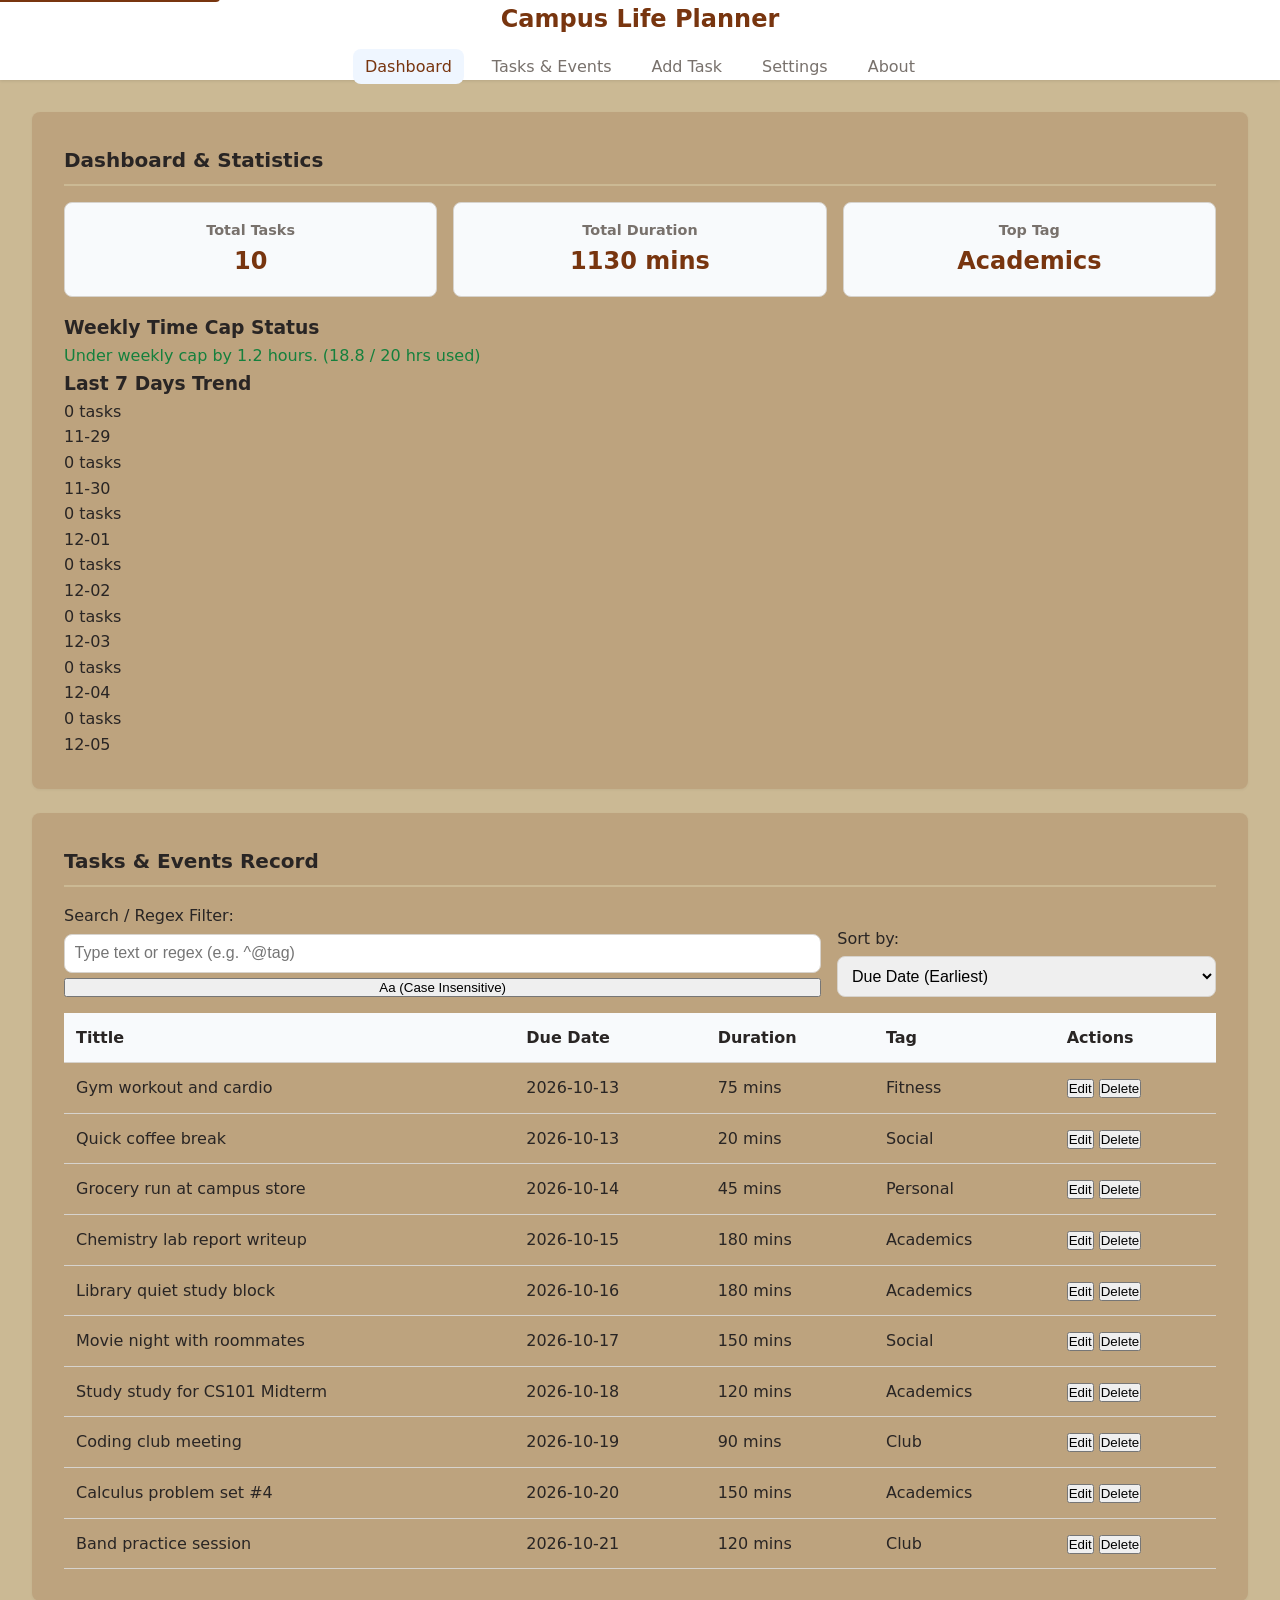
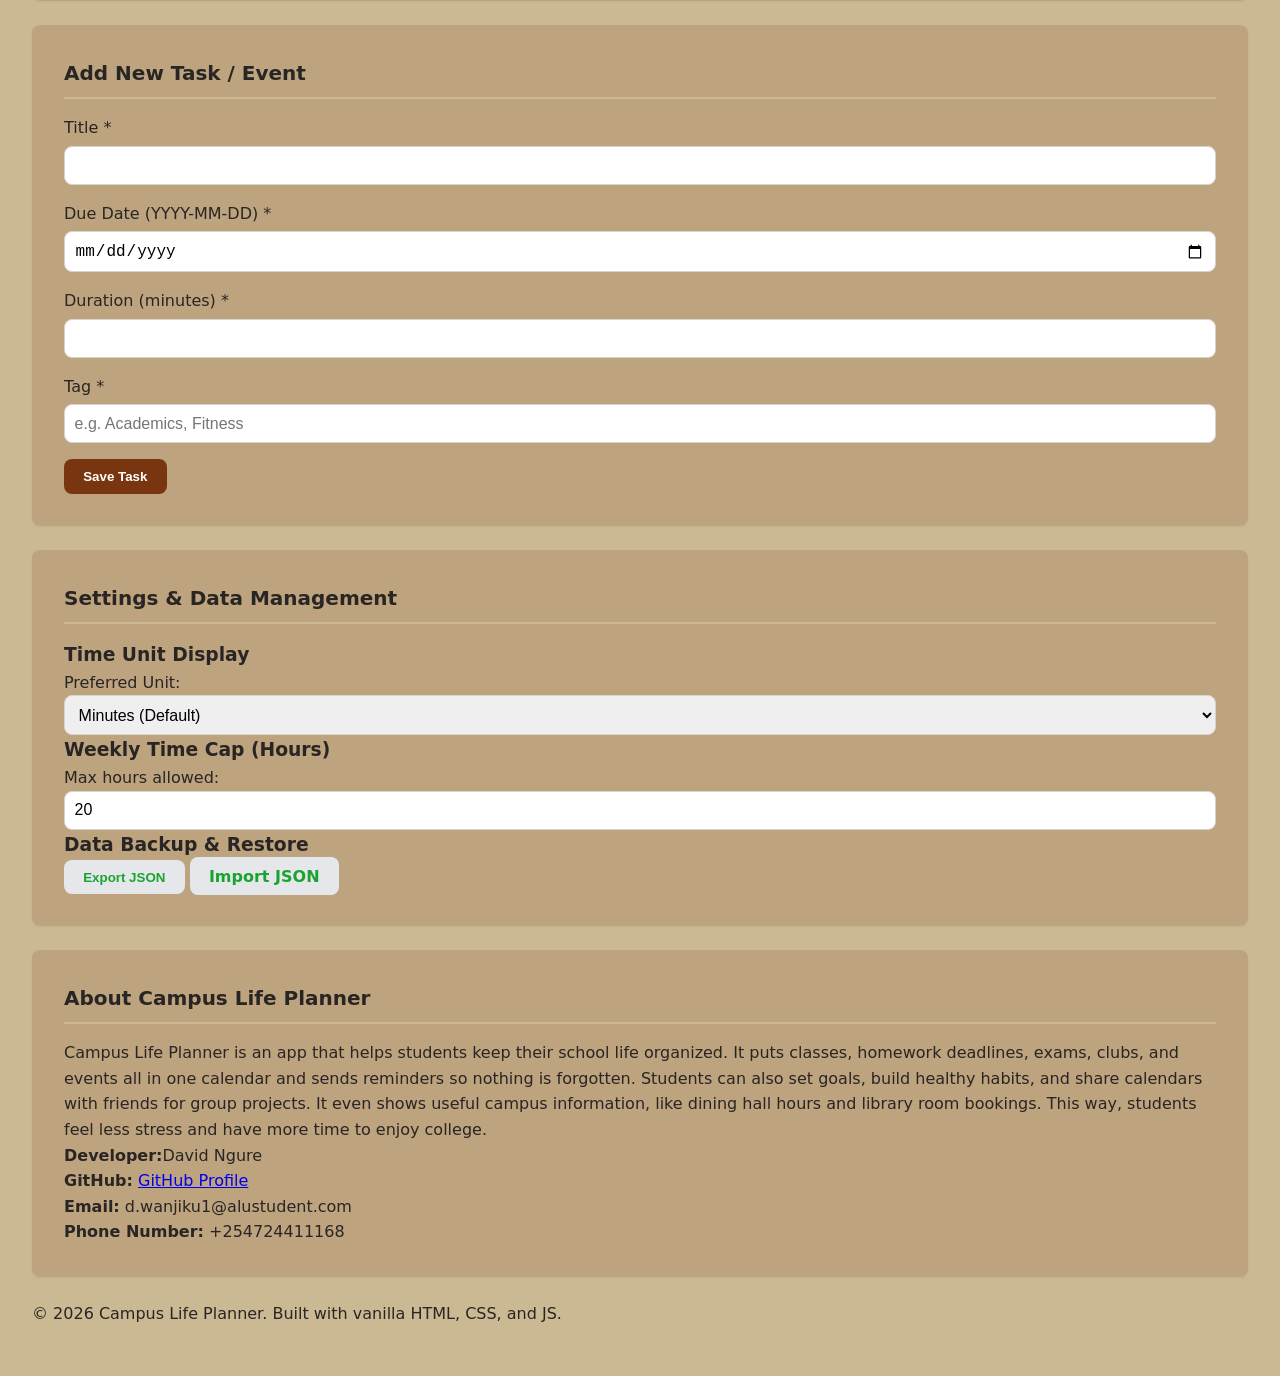
<file: index.html>
<!DOCTYPE html>
<html lang="en">
<head>
  <meta charset="UTF-8">
  <meta name="viewport" content="width=device-width, initial-scale=1.0">
  <title>Campus Life Planner</title>
  <link rel="stylesheet" href="styles/base.css">
  <link rel="stylesheet" href="styles/components.css">
  <link rel="stylesheet" href="styles/responsive.css">
</head>
<body>
  <!-- Skip to content link for accessibility -->
  <a href="#main-content" class="skip-link">Skip to main content</a>

  <!-- Header & Navigation -->
  <header>
    <div class="container header-container">
      <h1>Campus Life Planner</h1>
      <nav aria-label="Main Navigation">
        <ul>
          <li><a href="#dashboard" class="nav-link active">Dashboard</a></li>
          <li><a href="#records" class="nav-link">Tasks & Events</a></li>
          <li><a href="#form-section" class="nav-link">Add Task</a></li>
          <li><a href="#settings" class="nav-link">Settings</a></li>
          <li><a href="#about" class="nav-link">About</a></li>
        </ul>
      </nav>
    </div>
  </header>

  <!-- Main Content Area -->
  <main id="main-content" class="container">

    <!-- ARIA Live Region for Cap Alerts & Status Messages -->
    <div id="sr-announcer" class="sr-only" aria-live="polite" aria-atomic="true"></div>

    <!-- 1. Dashboard / Stats Section -->
    <section id="dashboard" class="app-section">
      <h2>Dashboard & Statistics</h2>
      <div class="stats-grid">
        <div class="stat-card">
          <h3>Total Tasks</h3>
          <p id="stat-total">0</p>
        </div>
        <div class="stat-card">
          <h3>Total Duration</h3>
          <p id="stat-duration">0 mins</p>
        </div>
        <div class="stat-card">
          <h3>Top Tag</h3>
          <p id="stat-top-tag">None</p>
        </div>
      </div>
      
      <div class="cap-tracker" style="text-underline-position: below;">
        <h3>Weekly Time Cap Status</h3>
        <p id="cap-status-message">Loading capacity status...</p>
      </div>
    
      <div class="chart-container">
        <h3>Last 7 Days Trend</h3>
        <div id="trend-chart" class="simple-chart"></div>
      </div>
    </section>

    <!-- 2. Records Table & Search Section -->
    <section id="records" class="app-section">
      <h2>Tasks & Events Record</h2>
      
      <!-- Search & Controls Bar -->
      <div class="controls-bar">
        <div class="search-wrapper">
          <label for="search-input">Search / Regex Filter:</label>
          <input type="text" id="search-input" placeholder="Type text or regex (e.g. ^@tag)">
          <button id="toggle-case" type="button" aria-pressed="false">Aa (Case Insensitive)</button>
        </div>
        <div class="sort-wrapper">
          <label for="sort-select">Sort by:</label>
          <select id="sort-select">
            <option value="date-asc">Due Date (Earliest)</option>
            <option value="date-desc">Due Date (Latest)</option>
            <option value="title-az">Title (A ↕ Z)</option>
            <option value="duration-desc">Duration (Highest)</option>
            <option value="duration-asc">Duration (Lowest)</option>
          </select>
        </div>
      </div>

      <!-- Responsive Table / Cards Container -->
      <div class="table-responsive-wrapper">
        <table id="records-table">
          <thead>
            <tr>
              <th>Tittle</th>
              <th>Due Date</th>
              <th>Duration</th>
              <th>Tag</th>
              <th>Actions</th>
            </tr>
          </thead>
          <tbody id="records-tbody">
            <!-- Dynamic rows injected via JavaScript -->
          </tbody>
        </table>
      </div>
    </section>


    <section id="form-section" class="app-section">
      <h2 id="form-heading">Add New Task / Event</h2>
      <form id="task-form" novalidate>
        <input type="hidden" id="task-id">

        <div class="form-group">
          <label for="title">Title <span aria-hidden="true">*</span></label>
          <input type="text" id="title" name="title" required aria-describedby="title-error">
          <span id="title-error" class="error-message" role="status"></span>
        </div>

        <div class="form-group">
          <label for="dueDate">Due Date (YYYY-MM-DD) <span aria-hidden="true">*</span></label>
          <input type="date" id="dueDate" name="dueDate" required aria-describedby="date-error">
          <span id="date-error" class="error-message" role="status"></span>
        </div>

        <div class="form-group">
          <label for="duration">Duration (minutes) <span aria-hidden="true">*</span></label>
          <input type="number" id="duration" name="duration" step="1" min="0" required aria-describedby="duration-error">
          <span id="duration-error" class="error-message" role="status"></span>
        </div>

        <div class="form-group">
          <label for="tag">Tag <span aria-hidden="true">*</span></label>
          <input type="text" id="tag" name="tag" placeholder="e.g. Academics, Fitness" required aria-describedby="tag-error">
          <span id="tag-error" class="error-message" role="status"></span>
        </div>

        <div class="form-actions">
          <button type="submit" id="submit-btn" class="btn btn-primary">Save Task</button>
          <button type="button" id="cancel-btn" class="btn btn-secondary" style="display:none;">Cancel Edit</button>
        </div>
      </form>
    </section>

     <!-- 4. Settings Section -->
    <section id="settings" class="app-section">
      <h2>Settings & Data Management</h2>
      <div class="settings-grid">
        <div class="setting-card">
          <h3>Time Unit Display</h3>
          <label for="unit-preference">Preferred Unit:</label>
          <select id="unit-preference">
            <option value="mins">Minutes (Default)</option>
            <option value="hours">Hours (Converted)</option>
          </select>
        </div>
        <div class="setting-card">
          <h3>Weekly Time Cap (Hours)</h3>
          <label for="weekly-cap">Max hours allowed:</label>
          <input type="number" id="weekly-cap" value="20" min="1">
        </div>
        <div class="setting-card data-management">
          <h3>Data Backup & Restore</h3>
          <button id="export-btn" class="btn btn-secondary">Export JSON</button>
          <label for="import-file" class="btn btn-secondary file-upload-label">Import JSON</label>
          <input type="file" id="import-file" accept=".json" style="display: none;">
        </div>
      </div>
    </section>

    <!-- 5. About Section -->
    <section id="about" class="app-section">
      <h2>About Campus Life Planner</h2>
      <p>Campus Life Planner is an app that helps students keep their school life organized. It puts classes, homework deadlines, exams, clubs, and events all in one calendar and sends reminders so nothing is forgotten. Students can also set goals, build healthy habits, and share calendars with friends for group projects. It even shows useful campus information, like dining hall hours and library room bookings. This way, students feel less stress and have more time to enjoy college.</p>
      <div class="contact-links">
        <p><strong>Developer:</strong>David Ngure</p>
        <p><strong>GitHub:</strong> <a href="https://github.com/dwanjiku1-lgtm" target="_blank" rel="noopener">GitHub Profile</a></p>
        <p><strong>Email:</strong> d.wanjiku1@alustudent.com</p>
        <p><strong>Phone Number:</strong> +254724411168</p>
      </div>
    </section>

  </main>

 <!-- Footer -->
  <footer>
    <div class="container footer-container">
      <p>&copy; 2026 Campus Life Planner. Built with vanilla HTML, CSS, and JS.</p>
    </div>
  </footer>

  <!-- Main JS Entry Point -->
  <script type="module" src="scripts/app.js"></script>
</body>
</html>
</file>
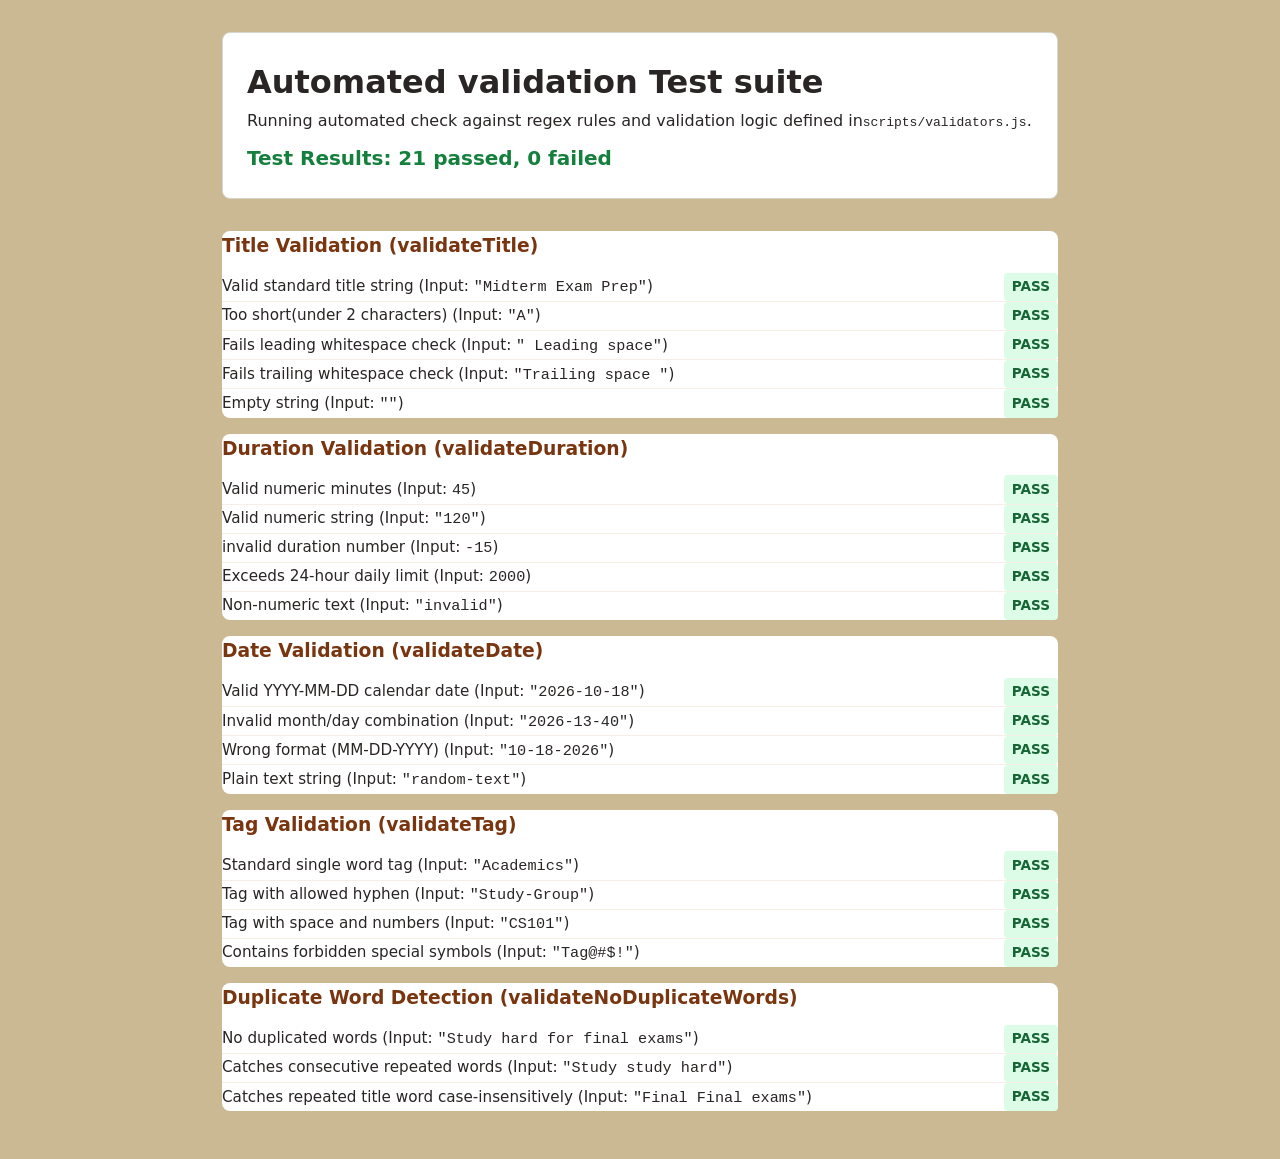
<file: tests.html>
<!DOCTYPE html>
<html lang="en">

<head>
    <meta charset="UTF-8">
    <meta name="viewport" content="width=device-width, initial-scale=1.0">
    <title>Campus Life Planner _ Automated test suite</title>
    <link rel="stylesheet" href="styles/base.css">
    <link rel="stylesheet" href="styles/tests.css">

</head>

<body>
    <div class="test-header">
       <h1>Automated validation Test suite</h1>
       <p>Running automated check against regex rules and validation logic defined in<code>scripts/validators.js</code>.</p>
       <div id="summary" class="test-summary" >Running test suites...</div>
       
        
    </div>

    <div id="results-container"></div>

    <script type="module">
        import {
            validateTitle,
            validateDuration,
            validateDate,
            validateTag,
            validateNoDuplicateWords

        } from './scripts/validators.js';

        //Define automated test cases for each validators function
        const testSuites = [
            {
                name: "Title Validation (validateTitle)",
                tests: [
                    { input: "Midterm Exam Prep", expected: true, desc: "Valid standard title string" },
                    { input: "A", expected: true, desc: "Too short(under 2 characters)" },
                    { input: " Leading space", expected: false, desc: "Fails leading whitespace check" },
                    { input: "Trailing space ", expected: false, desc: "Fails trailing whitespace check" },
                    { input: "", expected: false, desc: "Empty string" }
                ]
            },
            {
                name: "Duration Validation (validateDuration)",
                tests: [
                    { input: 45, expected: true, desc: "Valid numeric minutes" },
                    { input: "120", expected: true, desc: "Valid numeric string" },
                    { input: -15, expected: false, desc: "invalid duration number" },
                    { input: 2000, expected: false, desc: "Exceeds 24-hour daily limit" },
                    { input: "invalid", expected: false, desc: "Non-numeric text" }

                ]
            },
            {
                name: "Date Validation (validateDate)",
                tests: [
                    { input: "2026-10-18", expected: true, desc: "Valid YYYY-MM-DD calendar date" },
                    { input: "2026-13-40", expected: false, desc: "Invalid month/day combination" },
                    { input: "10-18-2026", expected: false, desc: "Wrong format (MM-DD-YYYY)" },
                    { input: "random-text", expected: false, desc: "Plain text string" }


                ]
            },
            {
                name: "Tag Validation (validateTag)",
                tests: [
                    { input: "Academics", expected: true, desc: "Standard single word tag" },
                    { input: "Study-Group", expected: true, desc: "Tag with allowed hyphen" },
                    { input: "CS101", expected: true, desc: "Tag with space and numbers" },
                    { input: "Tag@#$!", expected: false, desc: "Contains forbidden special symbols" }


                ]
            },
            {
                name: "Duplicate Word Detection (validateNoDuplicateWords)",
                tests: [
                    { input: "Study hard for final exams", expected: true, desc: "No duplicated words" },
                    { input: "Study study hard", expected: false, desc: "Catches consecutive repeated words" },
                    { input: "Final Final exams", expected: false, desc: "Catches repeated title word case-insensitively" }

                ]
            }
        ];


        let totalPassed = 0;
        let totalFailed = 0;
        const container = document.getElementById('results-container');

        //run each suite and render results to the DOM

        // Run each suite and render results to the DOM
        testSuites.forEach(suite => {
            const groupDiv = document.createElement('div');
            groupDiv.className = 'test-group';

            const heading = document.createElement('h3');
            heading.textContent = suite.name;
            groupDiv.appendChild(heading);

            suite.tests.forEach(t => {
                // Determine which validator function to call based on the suite name
                let result = false;
                if (suite.name.includes("Title")) result = validateTitle(t.input);
                else if (suite.name.includes("Duration")) result = validateDuration(t.input);
                else if (suite.name.includes("Date")) result = validateDate(t.input);
                else if (suite.name.includes("Tag")) result = validateTag(t.input);
                else if (suite.name.includes("Duplicate")) result = validateNoDuplicateWords(t.input);

                const passed = result === t.expected;
                if (passed) {
                    totalPassed++;
                } else {
                    totalFailed++;
                }

                const itemDiv = document.createElement('div');
                itemDiv.className = 'test-item';
                itemDiv.innerHTML = `
                    <span>${t.desc} (Input: <code>${JSON.stringify(t.input)}</code>)</span>
                    <span class="${passed ? 'badge-pass' : 'badge-fail'}">${passed ? 'PASS' : 'FAIL'}</span>
                `;
                groupDiv.appendChild(itemDiv);
            });

            container.appendChild(groupDiv);
        });




        //output overall summary at the top
        const summaryEl = document.getElementById('summary');
        summaryEl.textContent = `Test Results: ${totalPassed} passed, ${totalFailed} failed`;
        summaryEl.style.color = totalFailed === 0 ? 'var(--success, #15803d)' : 'var(--danger, #91c1c)';

    </script>


</body>

</html>
</file>
<file: styles/base.css>
/* styles/base.css */

:root {
  --primary: #78350f;         
  --primary-hover: #451a03;    
  --bg-color: #cbb994;        
  --card-bg: white;         
  --text-main: #292524;        
  --text-muted: #78716c;       
  --border-color: #d7d3cd;    
  --danger: #b91c1c;           
  --success: #15803d;          
  --radius: 8px;
  --transition: all 0.2s ease-in-out;
}

* {
  box-sizing: border-box;
  margin: 0;
  padding: 0;
}

body {
  font-family: system-ui, -apple-system, BlinkMacSystemFont, "Segoe UI", Roboto, Oxygen, Ubuntu, Cantarell, sans-serif;
  background-color: var(--bg-color);
  color: var(--text-main);
  line-height: 1.6;
  padding-bottom: 3rem;
}

/* Accessibility: Skip Link */
.skip-link {
  position: absolute;
  top: -40px;
  left: 0;
  background: var(--primary);
  color: rgb(230, 223, 223);
  padding: 8px 16px;
  z-index: 100;
  text-decoration: none;
  font-weight: bold;
  border-radius: 0 0 4px 0;
  transition: top 0.2s ease;
}

.skip-link:focus {
  top: 0;
}

/* Accessibility: Screen Reader Only */
.sr-only {
  position: absolute;
  width: 1px;
  height: 1px;
  padding: 0;
  margin: -1px;
  overflow: hidden;
  clip: rect(0, 0, 0, 0);
  white-space: nowrap;
  border: 0;
}

/* Visible Focus Styles */
a:focus-visible, button:focus-visible, input:focus-visible, select:focus-visible {
  outline: 3px solid var(--primary);
  outline-offset: 2px;
}

.container {
  width: 100%;
  max-width: 1200px;
  margin: 0 auto;
  padding: 0 1rem;
}
</file>
<file: styles/components.css>
/* styles/components.css */

header {
  background-color: var(--card-bg);
  box-shadow: 0 1px 3px rgba(0,0,0,0.1);
  position: sticky;
  top: 0;
  z-index: 50;
  margin-bottom: 2rem;
}

.header-container {
  display: flex;
  flex-direction: column;
  align-items: center;
  padding: 1rem;
  gap: 1rem;
}

header h1 {
  font-size: 1.5rem;
  color: var(--primary);
}

nav ul {
  display: flex;
  list-style: none;
  gap: 1rem;
  flex-wrap: wrap;
  justify-content: center;
}

nav a {
  text-decoration: none;
  color: var(--text-muted);
  font-weight: 500;
  padding: 0.5rem 0.75rem;
  border-radius: var(--radius);
  transition: var(--transition);
}

nav a:hover, nav a.active {
  color: var(--primary);
  background-color: #eff6ff;
}

.app-section {
  background-color: #78350f29;
  border-radius: var(--radius);
  padding: 1.5rem;
  margin-bottom: 1.5rem;
  box-shadow: 0 1px 3px rgba(0,0,0,0.05);
  transition: transform 0.2s ease, box-shadow 0.2s ease;
}

.app-section:hover {
  box-shadow: 0 4px 6px -1px rgba(0, 0, 0, 0.1);
}

.app-section h2 {
  margin-bottom: 1rem;
  font-size: 1.25rem;
  border-bottom: 2px solid var(--bg-color);
  padding-bottom: 0.5rem;
}

/* Stats Grid */
.stats-grid {
  display: grid;
  grid-template-columns: 1fr;
  gap: 1rem;
  margin-bottom: 1rem;
}

.stat-card {
  background-color: #f8fafc;
  border: 1px solid var(--border-color);
  padding: 1rem;
  border-radius: var(--radius);
  text-align: center;
}

.stat-card h3 {
  font-size: 0.9rem;
  color: var(--text-muted);
}

.stat-card p {
  font-size: 1.5rem;
  font-weight: bold;
  color: var(--primary);
}

/* Controls Bar */
.controls-bar {
  display: flex;
  flex-direction: column;
  gap: 1rem;
  margin-bottom: 1rem;
}

.search-wrapper, .sort-wrapper {
  display: flex;
  flex-direction: column;
  gap: 0.3rem;
}

input[type="text"], input[type="date"], input[type="number"], select {
  padding: 0.6rem;
  border: 1px solid var(--border-color);
  border-radius: var(--radius);
  font-size: 1rem;
  width: 100%;
}

/* Table & Cards */
.table-responsive-wrapper {
  overflow-x: auto;
}

table {
  width: 100%;
  border-collapse: collapse;
  text-align: left;
}

th, td {
  padding: 0.75rem;
  border-bottom: 1px solid var(--border-color);
}

th {
  background-color: #f8fafc;
  font-weight: 600;
}

/* Forms */
.form-group {
  margin-bottom: 1rem;
}

.form-group label {
  display: block;
  font-weight: 500;
  margin-bottom: 0.3rem;
}

.error-message {
  font-size: 0.85rem;
  color: var(--danger);
  margin-top: 0.2rem;
  display: block;
}

.btn {
  padding: 0.6rem 1.2rem;
  border: none;
  border-radius: var(--radius);
  font-weight: 600;
  cursor: pointer;
  transition: var(--transition);
}

.btn-primary {
  background-color: var(--primary);
  color: white;
}

.btn-primary:hover {
  background-color: var(--primary-hover);
}

.btn-secondary {
  background-color: #e5e7eb;
  color: #19a431;
}

.btn-secondary:hover {
  background-color: #d1d5db;
}

mark {
  background-color: #fef08a;
  padding: 0.1rem 0.2rem;
  border-radius: 2px;
}
</file>
<file: styles/responsive.css>
/* styles/responsive.css */

/* 1. TABLET BREAKPOINT (min-width: 768px) */
@media (min-width: 768px) {
  /* Expand stats grid into 3 equal columns */
  .stats-grid {
    grid-template-columns: repeat(3, 1fr);
  }

  /* Make search and sort bars sit side-by-side */
  .controls-bar {
    flex-direction: row;
    justify-content: space-between;
    align-items: flex-end;
  }

  .search-wrapper {
    flex: 2;
  }

  .sort-wrapper {
    flex: 1;
  }

  /* Arrange settings cards in a 2-column grid */
  .settings-grid {
    grid-template-columns: repeat(2, 1fr);
  }
}

/* 2. DESKTOP BREAKPOINT (min-width: 1024px)*/
@media (min-width: 1024px) {
  /* Switch entire app layout to a side-by-side flex container (Sidebar + Main Content) */
  .app-layout {
    flex-direction: row;
  }

  /* Fix the sidebar to the left side of the viewport */
  .app-sidebar {
    width: 260px;
    height: 100vh;
    position: sticky;
    top: 0;
    border-bottom: none;
    border-right: 1px solid var(--border-color);
    padding: 2rem 1.5rem;
    display: flex;
    flex-direction: column;
  }

  /* Stack sidebar navigation links vertically */
  .sidebar-nav-list {
    flex-direction: column;
    overflow-x: visible;
  }

  /* Show the top workspace bar on desktop */
  .app-topbar {
    display: block;
  }

  /* Expand container padding on large screens */
  .container {
    padding: 0 2rem;
  }

  .app-section {
    padding: 2rem;
  }
}

/* 
   3. LARGE DESKTOP BREAKPOINT (min-width: 1280px)
   */
@media (min-width: 1280px) {
  /* Expand max container width for ultra-wide monitors */
  .container {
    max-width: 1320px;
  }
}
</file>
<file: styles/tests.css>
body {
    padding:2rem;
    max-width: 900px;
    margin: 0 auto;

}

.test-header {
    background: var(--card-bg, #ffffff);
    border: 1px solid var(--border-color, #d7d3cd);
    padding: 1.5rem;
    border-radius:8px;
    margin-bottom:2rem;

}

.test-summary {
    font-size: 1.25rem;
    font-weight:700;
    margin-top: 0.5rem;

}

.test-group {
    background-color: var(--card-bg, #ffffff);
    border: 1px solid var (--border-color, #d7d3cd);
    padding: 1,25rem;
    border-radius: 8px;
    margin-bottom: 1rem;

}

.test-group h3 {
    margin-bottom: 0.75rem;
    color: var(--primary, #78350f);

}

.test-item {
    display: flex;
    justify-content: space-between;
    align-items: center;
    padding: 0.5rem, 0.75rem;
    border-bottom: 1px solid #f5efe6;
    font-size: 0.95rem;
}

.test-item:last-child{
    border-bottom:none;
}

.badge-pass{
    background-color: #dcfce7;
    color:#166534;
    padding: 0.2rem 0.5rem;
    border-radius:4px;
    font-weight: bold;
    font-size: 0.85rem;
}


.badge-fail{
    background-color: #fee2e2;
    color: #991b1b;
    padding:0.2rem 0.5rem;
    font-weight:bold;
    font-size: 0.85rem;
}
</file>
